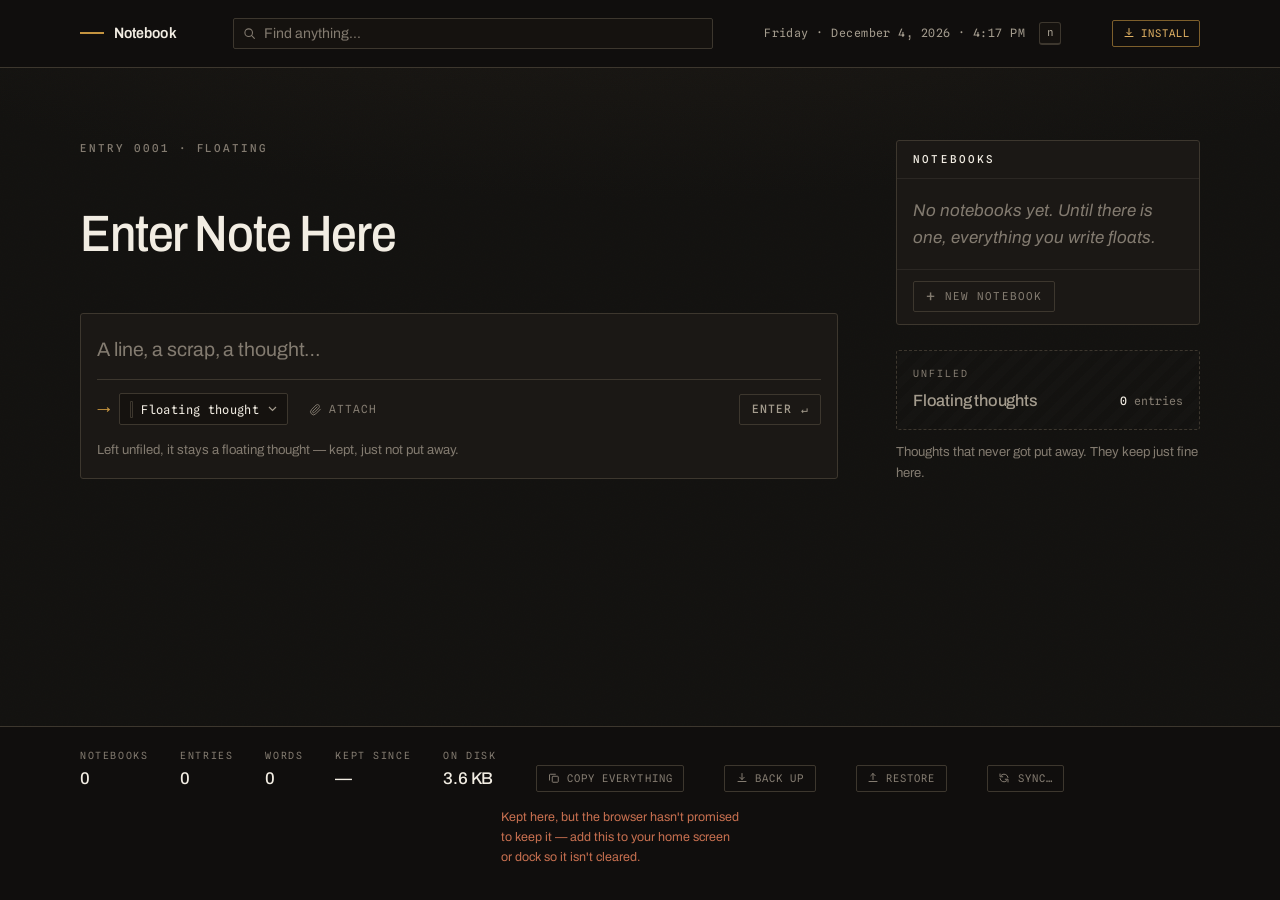
<file: index.html>
<!DOCTYPE html>
<html lang="en">
<head>
<meta charset="utf-8">
<meta name="viewport" content="width=device-width, initial-scale=1">
<title>Notebook</title>
<meta name="description" content="A personal notebook. Put it down before it's finished.">
<meta name="color-scheme" content="dark">
<meta name="theme-color" content="#131210">
<link rel="manifest" href="manifest.webmanifest">
<link rel="icon" href="icons/icon-192.png" sizes="192x192">
<link rel="apple-touch-icon" href="icons/apple-touch-icon.png">
<meta name="apple-mobile-web-app-capable" content="yes">
<meta name="apple-mobile-web-app-status-bar-style" content="black-translucent">
<meta name="apple-mobile-web-app-title" content="Notebook">
<meta name="mobile-web-app-capable" content="yes">
<link rel="preconnect" href="https://fonts.googleapis.com">
<link rel="preconnect" href="https://fonts.gstatic.com" crossorigin>
<link rel="stylesheet" href="https://fonts.googleapis.com/css2?family=Archivo:wdth,wght@62..125,400..700&family=Spline+Sans+Mono:wght@400;500&display=swap">
<link rel="stylesheet" href="styles.css">
</head>
<body>
<div class="grain" aria-hidden="true"></div>
<div class="lamp" aria-hidden="true"></div>
<div class="drop" aria-hidden="true"><div class="drop__frame"><p class="drop__text">Drop to clip it to this entry</p></div></div>

<header class="rail recede">
 <div class="rail__inner">
  <a class="mark" href="#/">
    <span class="mark__rule" aria-hidden="true"></span>
    <span class="mark__word">Notebook</span>
  </a>
  <div class="rail__find">
    <svg class="rail__glass" width="13" height="13" viewBox="0 0 24 24" fill="none"
         stroke="currentColor" stroke-width="2" stroke-linecap="round" aria-hidden="true">
      <circle cx="10.5" cy="10.5" r="7"></circle><path d="M15.6 15.6L21 21"></path>
    </svg>
    <button class="find__scope" type="button" id="find-scope" hidden></button>
    <label class="visually-hidden" for="find">Search</label>
    <input class="find__input" id="find" type="search" autocomplete="off"
           placeholder="Find anything&hellip;">
    <span class="find__n stamp" id="find-n"></span>
  </div>

  <div class="rail__meta">
    <span class="stamp" id="dateline">&nbsp;</span>
    <kbd class="key" title="Press n to start an entry">n</kbd>
  </div>

  <button class="install" type="button" id="install-btn" hidden>
    <svg class="install__mark" width="12" height="12" viewBox="0 0 24 24" fill="none"
         stroke="currentColor" stroke-width="2" stroke-linecap="round" stroke-linejoin="round"
         aria-hidden="true">
      <path d="M12 3v12M7.5 10.5L12 15l4.5-4.5M4 19h16"></path>
    </svg>
    <span>Install</span>
  </button>
 </div>
</header>

<main class="page">

  <section class="results panel" id="results" hidden aria-label="Search results">
    <p class="panel__label eyebrow" id="results-head">&nbsp;</p>
    <ol class="entries" id="results-list"></ol>
    <p class="empty" id="results-empty" hidden>Nothing matches that. It may not have been written down yet.</p>
  </section>

  <!-- ============================ home ============================ -->
  <section class="view" id="view-home">

    <section class="open">
      <p class="eyebrow">Entry <span id="next-entry">0062</span> &middot; <span id="dest-echo">floating</span></p>
      <h1 class="thesis" id="thesis">Enter Note Here</h1>
      <div class="composer-slot panel panel--pad" id="slot-home"></div>
    </section>

    <aside class="side home-body recede" id="home-body">
      <section class="books-wrap panel" aria-labelledby="books-h">
        <div class="panel__label">
          <h2 class="panel__title" id="books-h">Notebooks</h2>
        </div>

        <ol class="books" id="books"></ol>
        <p class="empty" id="books-empty" hidden>No notebooks yet. Until there is one, everything you write floats.</p>

        <button class="archived__toggle stamp" type="button" id="archived-toggle"
                aria-expanded="false" hidden></button>
        <ol class="books books--archived" id="archived-books" hidden></ol>

        <div class="panel__foot">
          <button class="book-new" type="button" id="book-new">
            <span class="book-new__plus" aria-hidden="true">+</span>
            <span>New notebook</span>
          </button>
        </div>
      </section>

      <section class="floaters" aria-labelledby="float-h">
        <button class="floaters__btn" type="button" id="float-btn" aria-pressed="false">
          <span class="floaters__label stamp">Unfiled</span>
          <span class="floaters__head" id="float-h">Floating thoughts</span>
          <span class="floaters__n"><b id="float-n">0</b> entries</span>
        </button>
        <p class="floaters__note">Thoughts that never got put away. They keep just fine here.</p>
      </section>
    </aside>
  </section>

  <!-- ========================== a notebook ========================== -->
  <section class="view" id="view-book" hidden>
    <aside class="side recede">
    <div class="crumb">
      <a class="crumb__back" href="#/"><span aria-hidden="true">&larr;</span> Notebooks</a>
    </div>

    <header class="book-head panel panel--pad">
      <span class="dye" id="book-dye" aria-hidden="true"></span>
      <p class="book-head__state stamp" id="book-state" hidden>Archived</p>
      <h1 class="book-head__name" id="book-name">&nbsp;</h1>
      <div class="head-acts">
        <button class="copy" type="button" id="copy-book">
          <svg class="copy__mark" width="12" height="12" viewBox="0 0 24 24" fill="none"
               stroke="currentColor" stroke-width="2" aria-hidden="true">
            <rect x="8.5" y="8.5" width="12" height="12" rx="1.5"></rect>
            <path d="M15.5 4.5h-11a1.5 1.5 0 00-1.5 1.5v11"></path>
          </svg>
          <span class="copy__label">Copy notebook</span>
        </button>
        <button class="copy" type="button" id="archive-book">
          <svg class="copy__mark" width="12" height="12" viewBox="0 0 24 24" fill="none"
               stroke="currentColor" stroke-width="2" stroke-linecap="round" aria-hidden="true">
            <path d="M3 7h18M5 7v12a1 1 0 001 1h12a1 1 0 001-1V7M9.5 12h5"></path>
          </svg>
          <span class="copy__label">Archive</span>
        </button>
      </div>
    </header>
    </aside>

    <div class="main">
      <div class="composer-slot panel panel--pad" id="slot-book"></div>

      <section class="panel recede" aria-label="Entries">
        <div class="panel__label">
          <h2 class="panel__title">Entries</h2>
        </div>
        <ol class="entries" id="book-entries"></ol>
        <p class="empty" id="book-empty" hidden>Nothing here yet. The line above starts it.</p>
      </section>
    </div>
  </section>

  <!-- =========================== an entry =========================== -->
  <section class="view" id="view-entry" hidden>
    <aside class="side recede">
    <div class="crumb">
      <a class="crumb__back" href="#/" id="entry-back"><span aria-hidden="true">&larr;</span> Back</a>
    </div>

    <header class="entry-head panel panel--pad">
      <div class="head-row">
        <h1 class="entry-head__title" id="entry-title">&nbsp;</h1>
        <div class="head-acts">
          <button class="copy" type="button" id="copy-entry">
            <svg class="copy__mark" width="12" height="12" viewBox="0 0 24 24" fill="none"
                 stroke="currentColor" stroke-width="2" aria-hidden="true">
              <rect x="8.5" y="8.5" width="12" height="12" rx="1.5"></rect>
              <path d="M15.5 4.5h-11a1.5 1.5 0 00-1.5 1.5v11"></path>
            </svg>
            <span class="copy__label">Copy entry</span>
          </button>
          <div class="move">
            <button class="copy" type="button" id="move-btn"
                    aria-haspopup="listbox" aria-expanded="false">
              <svg class="copy__mark" width="12" height="12" viewBox="0 0 24 24" fill="none"
                   stroke="currentColor" stroke-width="2" stroke-linecap="round" aria-hidden="true">
                <path d="M3 6.5h6l2 2.5h10v10.5a1 1 0 01-1 1H4a1 1 0 01-1-1z"></path>
                <path d="M12 17v-6M9 13.5L12 10.5l3 3"></path>
              </svg>
              <span class="copy__label">File in&hellip;</span>
            </button>
            <ul class="dest__menu move__menu" id="move-menu" role="listbox"
                aria-label="File this entry in" hidden></ul>
          </div>

          <button class="copy copy--danger" type="button" id="delete-entry">
            <svg class="copy__mark" width="12" height="12" viewBox="0 0 24 24" fill="none"
                 stroke="currentColor" stroke-width="2" stroke-linecap="round" aria-hidden="true">
              <path d="M4 7h16M9 7V4h6v3M7 7l1 13h8l1-13M10 11v6M14 11v6"></path>
            </svg>
            <span class="copy__label">Delete entry</span>
          </button>
        </div>
      </div>
      <p class="entry-head__meta stamp" id="entry-meta">&nbsp;</p>
    </header>
    </aside>

    <div class="main">
      <section class="panel recede" aria-label="Sittings">
        <ol class="passages" id="entry-passages"></ol>
      </section>

      <div class="pickup panel">
        <p class="panel__label pickup__date stamp" id="pickup-date">&nbsp;</p>
        <div class="composer-slot panel--pad" id="slot-entry"></div>
      </div>
    </div>
  </section>

</main>

<footer class="colophon recede" id="colophon">
 <div class="colophon__inner">
  <dl class="counts" id="counts"></dl>
  <button class="copy" type="button" id="copy-all">
    <svg class="copy__mark" width="12" height="12" viewBox="0 0 24 24" fill="none"
         stroke="currentColor" stroke-width="2" aria-hidden="true">
      <rect x="8.5" y="8.5" width="12" height="12" rx="1.5"></rect>
      <path d="M15.5 4.5h-11a1.5 1.5 0 00-1.5 1.5v11"></path>
    </svg>
    <span class="copy__label">Copy everything</span>
  </button>
  <button class="copy" type="button" id="backup">
    <svg class="copy__mark" width="12" height="12" viewBox="0 0 24 24" fill="none"
         stroke="currentColor" stroke-width="2" stroke-linecap="round" aria-hidden="true">
      <path d="M12 3v12M7.5 10.5L12 15l4.5-4.5M4 19h16"></path>
    </svg>
    <span class="copy__label">Back up</span>
  </button>
  <button class="copy" type="button" id="restore">
    <svg class="copy__mark" width="12" height="12" viewBox="0 0 24 24" fill="none"
         stroke="currentColor" stroke-width="2" stroke-linecap="round" aria-hidden="true">
      <path d="M12 15V3M7.5 7.5L12 3l4.5 4.5M4 19h16"></path>
    </svg>
    <span class="copy__label">Restore</span>
  </button>
  <input class="visually-hidden" type="file" id="restore-file" accept="application/json,.json">
  <button class="copy" type="button" id="sync">
    <svg class="copy__mark" width="12" height="12" viewBox="0 0 24 24" fill="none"
         stroke="currentColor" stroke-width="2" stroke-linecap="round" stroke-linejoin="round"
         aria-hidden="true">
      <path d="M20 11A8.1 8.1 0 006.5 6.5M4 13a8.1 8.1 0 0013.5 4.5M4 4v5.5h5.5M20 20v-5.5h-5.5"></path>
    </svg>
    <span class="copy__label">Sync…</span>
  </button>
  <input class="visually-hidden" type="file" id="sync-file" accept="application/json,.json">

  <p class="colophon__note" id="colophon-note">Kept in this browser, on this device. Nothing is uploaded.</p>
  <p class="colophon__note" id="sync-note"></p>
 </div>
</footer>

<div class="report" id="report" hidden>
  <div class="report__frame">
    <p class="report__head stamp" id="report-head">Select all, then copy</p>
    <textarea class="report__text" id="report-text" readonly aria-label="Report text"></textarea>
    <button class="report__close" type="button" id="report-close">Close</button>
  </div>
</div>

<div class="install-help" id="install-help" hidden role="dialog" aria-label="Install Notebook" aria-modal="true">
  <div class="install-help__frame">
    <p class="install-help__head stamp">Install Notebook</p>
    <ol class="install-help__steps" id="install-steps"></ol>
    <p class="install-help__why">It opens full-screen, works with no connection, and installing is what
      asks the browser not to clear your notes under disk pressure.</p>
    <button class="install-help__close" type="button" id="install-close">Close</button>
  </div>
</div>

<!-- one composer, moved to whichever view is asking -->
<div class="composer" id="composer">
  <form class="slate" id="entry-form" autocomplete="off">
    <label class="visually-hidden" for="entry">Write an entry</label>
    <textarea class="slate__area" id="entry" name="entry" rows="1"
              placeholder="A line, a scrap, a thought&hellip;"></textarea>

    <ul class="clips" id="clips" hidden></ul>
    <span class="slate__rule" aria-hidden="true"></span>

    <div class="slate__foot">
      <div class="dest" id="dest">
        <span class="dest__arrow" aria-hidden="true">&rarr;</span>
        <button class="dest__btn" type="button" id="dest-btn"
                aria-haspopup="listbox" aria-expanded="false">
          <span class="dye dye--none" id="dest-dye" aria-hidden="true"></span>
          <span class="dest__name" id="dest-name">Floating thought</span>
          <svg class="dest__caret" width="9" height="6" viewBox="0 0 9 6" aria-hidden="true">
            <path d="M1 1l3.5 3.5L8 1" fill="none" stroke="currentColor" stroke-width="1.2"/>
          </svg>
        </button>
        <ul class="dest__menu" id="dest-menu" role="listbox"
            aria-label="File this entry in" hidden></ul>
      </div>

      <span class="dest-fixed stamp" id="dest-fixed" hidden></span>

      <button class="slate__attach" type="button" id="attach-btn"
              title="Attach a file — or just paste a link">
        <svg width="13" height="13" viewBox="0 0 24 24" fill="none" stroke="currentColor"
             stroke-width="1.8" stroke-linecap="round" aria-hidden="true">
          <path d="M21 11.5l-8.6 8.6a5.5 5.5 0 01-7.8-7.8l8.6-8.6a3.7 3.7 0 015.2 5.2l-8.6 8.6a1.8 1.8 0 01-2.6-2.6l7.9-7.9"/>
        </svg>
        <span>Attach</span>
      </button>
      <input class="visually-hidden" type="file" id="file-input" multiple>

      <span class="slate__count stamp" id="count">0 w</span>
      <button class="slate__enter" type="submit">Enter<span aria-hidden="true"> &crarr;</span></button>
    </div>
  </form>

  <p class="slate__hint" id="hint" role="status" aria-live="polite"></p>
</div>

<script src="store.js"></script>
<script src="app.js"></script>
<script>
  /* the installed app: cached shell, so it opens without a connection */
  if ("serviceWorker" in navigator && window.top === window.self &&
      window.isSecureContext) {
    var had = !!navigator.serviceWorker.controller;
    var reloading = false;

    /* when a new worker takes over, the page is still running the old code —
       reload once to land on the new one, unless something is half-written */
    navigator.serviceWorker.addEventListener("controllerchange", function () {
      var draft = document.getElementById("entry");
      if (!had || reloading || (draft && draft.value.trim())) { return; }
      reloading = true;
      window.location.reload();
    });

    window.addEventListener("load", function () {
      navigator.serviceWorker.register("sw.js").catch(function () {});
    });
  }
</script>
</body>
</html>
</file>
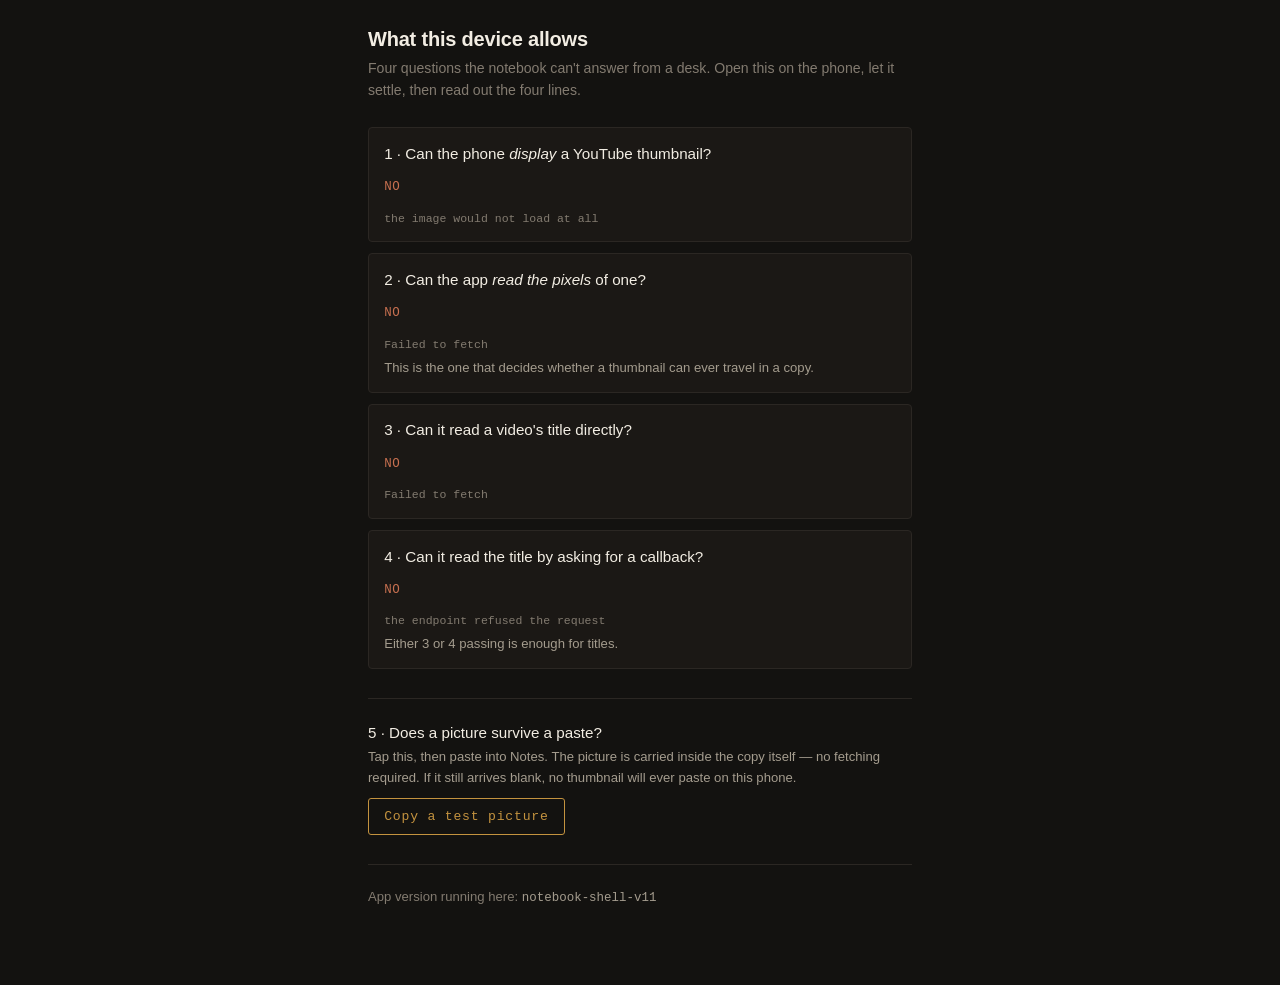
<file: probe.html>
<!DOCTYPE html>
<html lang="en">
<head>
<meta charset="utf-8">
<meta name="viewport" content="width=device-width, initial-scale=1">
<title>Notebook · what this device allows</title>
<style>
  :root {
    --soot: #131210; --panel: #1b1815; --lead: #2b2723; --lead-hi: #3d372e;
    --bone: #f2ede3; --ash: #a49c8e; --ash-dim: #837b70;
    --brass: #c4933f; --good: #7fa86b; --bad: #c87050;
    --mono: "SF Mono", ui-monospace, Menlo, monospace;
  }
  * { box-sizing: border-box; }
  body {
    margin: 0; padding: 1.5rem 1.1rem 4rem;
    background: var(--soot); color: var(--bone);
    font: 400 16px/1.55 "Helvetica Neue", Arial, sans-serif;
  }
  .wrap { max-width: 34rem; margin-inline: auto; }
  h1 { margin: 0 0 0.2rem; font-size: 1.25rem; font-weight: 600; letter-spacing: -0.01em; }
  .sub { margin: 0 0 1.6rem; color: var(--ash-dim); font-size: 0.88rem; }
  .check {
    border: 1px solid var(--lead); border-radius: 4px; background: var(--panel);
    padding: 0.85rem 0.95rem; margin-bottom: 0.7rem;
  }
  .name { font-size: 0.95rem; margin: 0 0 0.35rem; }
  .verdict { font-family: var(--mono); font-size: 0.78rem; letter-spacing: 0.04em; }
  .waiting { color: var(--ash-dim); }
  .pass { color: var(--good); }
  .fail { color: var(--bad); }
  .why { margin: 0.3rem 0 0; font-family: var(--mono); font-size: 0.72rem;
         color: var(--ash-dim); overflow-wrap: anywhere; }
  .note { margin: 0.25rem 0 0; font-size: 0.82rem; color: var(--ash); }
  button {
    -webkit-appearance: none; appearance: none; cursor: pointer;
    font: 500 0.82rem/1 var(--mono); letter-spacing: 0.06em;
    color: var(--brass); background: transparent;
    border: 1px solid var(--brass); border-radius: 3px;
    padding: 0.7rem 0.95rem; margin-top: 0.6rem;
  }
  .rule { height: 1px; background: var(--lead); margin: 1.8rem 0 1.4rem; border: 0; }
  .foot { font-size: 0.82rem; color: var(--ash-dim); }
  code { font-family: var(--mono); font-size: 0.78rem; color: var(--ash); }
</style>
</head>
<body>
<div class="wrap">
  <h1>What this device allows</h1>
  <p class="sub">Four questions the notebook can't answer from a desk. Open this
    on the phone, let it settle, then read out the four lines.</p>

  <div class="check">
    <p class="name">1 · Can the phone <em>display</em> a YouTube thumbnail?</p>
    <p class="verdict waiting" id="v1">checking…</p>
    <p class="why" id="w1"></p>
  </div>

  <div class="check">
    <p class="name">2 · Can the app <em>read the pixels</em> of one?</p>
    <p class="verdict waiting" id="v2">checking…</p>
    <p class="why" id="w2"></p>
    <p class="note">This is the one that decides whether a thumbnail can ever
      travel in a copy.</p>
  </div>

  <div class="check">
    <p class="name">3 · Can it read a video's title directly?</p>
    <p class="verdict waiting" id="v3">checking…</p>
    <p class="why" id="w3"></p>
  </div>

  <div class="check">
    <p class="name">4 · Can it read the title by asking for a callback?</p>
    <p class="verdict waiting" id="v4">checking…</p>
    <p class="why" id="w4"></p>
    <p class="note">Either 3 or 4 passing is enough for titles.</p>
  </div>

  <hr class="rule">

  <p class="name" style="margin-bottom:0.15rem">5 · Does a picture survive a paste?</p>
  <p class="note" style="margin-top:0">Tap this, then paste into Notes. The
    picture is carried inside the copy itself — no fetching required. If it
    still arrives blank, no thumbnail will ever paste on this phone.</p>
  <button type="button" id="copy">Copy a test picture</button>
  <p class="why" id="w5"></p>

  <hr class="rule">
  <p class="foot">App version running here: <code id="ver">reading…</code></p>
</div>

<script>
(function () {
  "use strict";

  var VIDEO = "https://www.youtube.com/watch?v=dQw4w9WgXcQ";
  var THUMB = "https://i.ytimg.com/vi/dQw4w9WgXcQ/mqdefault.jpg";

  function say(n, ok, why) {
    var v = document.getElementById("v" + n);
    v.className = "verdict " + (ok ? "pass" : "fail");
    v.textContent = ok ? "YES" : "NO";
    if (why) { document.getElementById("w" + n).textContent = why; }
  }

  /* 1 — plain display */
  var probe = new Image();
  probe.onload = function () { say(1, true, probe.width + "×" + probe.height); };
  probe.onerror = function () { say(1, false, "the image would not load at all"); };
  probe.src = THUMB;

  /* 2 — reading the bytes */
  if (!window.fetch) {
    say(2, false, "no fetch on this browser");
  } else {
    fetch(THUMB, { mode: "cors", credentials: "omit" }).then(function (res) {
      if (!res.ok) { throw new Error("HTTP " + res.status); }
      return res.blob();
    }).then(function (blob) {
      say(2, true, Math.round(blob.size / 1024) + " KB read");
    }).catch(function (err) {
      say(2, false, String(err && err.message ? err.message : err));
    });
  }

  /* 3 — the title, read directly */
  var OE = "https://www.youtube.com/oembed?format=json&url=" + encodeURIComponent(VIDEO);

  if (!window.fetch) {
    say(3, false, "no fetch on this browser");
  } else {
    fetch(OE, { mode: "cors", credentials: "omit" }).then(function (res) {
      if (!res.ok) { throw new Error("HTTP " + res.status); }
      return res.json();
    }).then(function (data) {
      say(3, true, data && data.title ? data.title : "answered, but with no title");
    }).catch(function (err) {
      say(3, false, String(err && err.message ? err.message : err));
    });
  }

  /* 4 — the title, by callback */
  var done4 = false;
  window.__probeTitle = function (data) {
    if (done4) { return; }
    done4 = true;
    say(4, true, data && data.title ? data.title : "answered, but with no title");
  };

  var tag = document.createElement("script");
  tag.onerror = function () {
    if (done4) { return; }
    done4 = true;
    say(4, false, "the endpoint refused the request");
  };
  tag.src = OE + "&callback=__probeTitle";
  document.head.appendChild(tag);

  window.setTimeout(function () {
    if (done4) { return; }
    done4 = true;
    say(4, false, "loaded, but never called back — callbacks look unsupported");
  }, 9000);

  /* 5 — a self-contained picture on the clipboard */
  var PIC = "[data-uri]" +
            "qaXHeAAAAWUlEQVR42u3PMQEAAAgDoC251a3gLmSQWnbVAgQIECBAgAABAgQIEC" +
            "BAgAABAgQIECBAgAABAgQIECBAgAABAgQIECBAgAABAgQIECBAgAABAgQIEHAscA" +
            "HZbAGdqfHfrAAAAABJRU5ErkJggg==";

  var html = '<p><a href="' + VIDEO + '"><img src="' + PIC +
             '" alt="" width="64" height="64"></a><br>' +
             '<a href="' + VIDEO + '">a link with a picture above it</a></p>';
  var text = "a link with a picture above it\n" + VIDEO;

  document.getElementById("copy").addEventListener("click", function () {
    var note = document.getElementById("w5");

    if (window.ClipboardItem && navigator.clipboard && navigator.clipboard.write) {
      navigator.clipboard.write([new ClipboardItem({
        "text/plain": new Blob([text], { type: "text/plain" }),
        "text/html": new Blob([html], { type: "text/html" })
      })]).then(function () {
        note.textContent = "copied — now paste it into Notes";
      }, function (err) {
        note.textContent = "the copy itself failed: " +
                           String(err && err.message ? err.message : err);
      });
      return;
    }

    note.textContent = "this browser has no rich clipboard at all";
  });

  /* which build is on this device */
  fetch("./sw.js", { cache: "no-store" }).then(function (res) {
    return res.text();
  }).then(function (body) {
    var hit = body.match(/notebook-shell-v\d+/);
    document.getElementById("ver").textContent = hit ? hit[0] : "unknown";
  }).catch(function () {
    document.getElementById("ver").textContent = "could not read";
  });
}());
</script>
</body>
</html>
</file>
<file: styles.css>
/* ==========================================================================
   Notebook — home screen

   A machine shop after hours, not a library: warm soot ground, brass for the
   one thing that matters, a technical grotesque set tight. Committed dark.

   Two states. At rest the page is an index of notebooks. Focus the writing
   area and it enters COMPOSE: the room goes down, a lamp comes up, and what
   you type takes the headline's place at display scale.
   ========================================================================== */

:root {
  /* Ground and structure */
  --chrome:    #100e0d;  /* the frame: rail and colophon, below the ground */
  --soot:      #131210;  /* page ground — warm near-black, olive bias */
  --soot-deep: #0d0c0b;  /* compose ground */
  --panel:     #1b1815;  /* a working surface, above the ground */
  --panel-hi:  #221e19;  /* a row of one, under the pointer */
  --stone:     #15120f;  /* small controls, set into a panel */
  --stone-hi:  #1a1713;
  --lead:      #2b2723;  /* rules, dividers */
  --lead-hi:   #3d372e;

  /* Ink — ratios against --soot: 16.1, 6.9, 4.5 */
  --bone:      #f2ede3;  /* primary */
  --ash:       #a49c8e;  /* secondary */
  --ash-dim:   #837b70;  /* tertiary — was below AA for small text */

  /* Accents */
  --brass:     #c4933f;
  --brass-hi:  #e0b163;
  --brass-dim: #7d5f2c;

  /* Undoing something, or about to */
  --warn:      #c87050;

  /* Cloth dyes, for telling one notebook from another */
  --dye-brass:     #8a6526;
  --dye-verdigris: #435a4a;
  --dye-oxblood:   #6a3a30;
  --dye-bone:      #5a5349;
  --dye-slate:     #3a4048;
  --dye-lead:      #45403a;

  /* Type — one grotesque, one mono. Nothing bookish. */
  --display: "Archivo", "Helvetica Neue", Arial, sans-serif;
  --mono: "Spline Sans Mono", ui-monospace, "SF Mono", Menlo, monospace;

  /* Scale */
  --measure: 70ch;          /* the single column, up to tablet width */
  --span: 76rem;            /* the two-column desktop composition */
  --aside: 19rem;
  --gutter: clamp(1.25rem, 5vw, 3rem);
  --dim: 0.13;  /* how far the room goes down in compose */
}

*, *::before, *::after { box-sizing: border-box; }

[hidden] { display: none !important; }

html { -webkit-text-size-adjust: 100%; }

body {
  margin: 0;
  /* so the colophon closes the page even when there's little in it */
  min-height: 100vh;
  min-height: 100dvh;
  display: flex;
  flex-direction: column;
  background-color: var(--soot);
  background-image: radial-gradient(120% 55% at 50% -12%, #1f1b16 0%, rgba(31,27,22,0) 62%);
  background-repeat: no-repeat;
  color: var(--bone);
  font-family: var(--display);
  font-size: clamp(1rem, 0.97rem + 0.15vw, 1.0625rem);
  font-weight: 400;
  line-height: 1.6;
  transition: background-color 320ms ease;
}
body[data-mode="compose"] { background-color: var(--soot-deep); }

img, svg { max-width: 100%; }
a { color: inherit; }

/* Paper tooth. One texture, held way back. */
.grain {
  position: fixed;
  inset: 0;
  pointer-events: none;
  opacity: 0.045;
  mix-blend-mode: soft-light;
  background-image: url("data:image/svg+xml,%3Csvg xmlns='http://www.w3.org/2000/svg' width='220' height='220'%3E%3Cfilter id='n'%3E%3CfeTurbulence type='fractalNoise' baseFrequency='0.82' numOctaves='4' stitchTiles='stitch'/%3E%3C/filter%3E%3Crect width='220' height='220' filter='url(%23n)'/%3E%3C/svg%3E");
}

/* The lamp you switch on when you sit down. Only lit while writing. */
.lamp {
  position: fixed;
  inset: 0;
  pointer-events: none;
  opacity: 0;
  background-image: radial-gradient(80% 52% at 50% 24%, rgba(203,152,64,0.16), rgba(203,152,64,0) 62%);
  transition: opacity 420ms ease;
}
body[data-mode="compose"] .lamp { opacity: 1; }

.visually-hidden {
  position: absolute;
  width: 1px; height: 1px;
  margin: -1px; padding: 0;
  overflow: hidden;
  clip-path: inset(50%);
  white-space: nowrap;
}

:focus-visible { outline: 1px solid var(--brass); outline-offset: 3px; }

/* --- shared bits ------------------------------------------------------- */

.stamp {
  font-family: var(--mono);
  font-size: 0.72rem;
  font-weight: 400;
  letter-spacing: 0.04em;
  font-variant-numeric: tabular-nums;
  color: var(--ash);
}

.eyebrow {
  margin: 0;
  font-family: var(--mono);
  font-size: 0.68rem;
  font-weight: 500;
  letter-spacing: 0.18em;
  text-transform: uppercase;
  color: var(--ash-dim);
}



.dye {
  flex: 0 0 auto;
  width: 3px;
  height: 17px;
  border-radius: 1px;
  background: var(--dye-lead);
}
.dye--brass     { background: var(--dye-brass); }
.dye--verdigris { background: var(--dye-verdigris); }
.dye--oxblood   { background: var(--dye-oxblood); }
.dye--bone      { background: var(--dye-bone); }
.dye--slate     { background: var(--dye-slate); }
.dye--lead      { background: var(--dye-lead); }
.dye--none      { background: transparent; box-shadow: inset 0 0 0 1px var(--lead-hi); }

/* everything that steps back while you write */
.recede { transition: opacity 320ms ease, filter 320ms ease; }
body[data-mode="compose"] .recede {
  opacity: var(--dim);
  filter: blur(1.2px);
  pointer-events: none;
}

/* --- top rail ---------------------------------------------------------- */

.rail {
  position: relative;
  padding-block: 1.1rem;
  padding-inline: var(--gutter);
  background: var(--chrome);
  border-bottom: 1px solid var(--lead-hi);
}
.rail__inner {
  display: flex;
  align-items: center;
  gap: 1rem;
  width: 100%;
  max-width: calc(var(--measure) - 2 * var(--gutter));
  margin-inline: auto;
}

.mark { display: inline-flex; align-items: center; gap: 0.6rem; text-decoration: none; }
.mark__rule {
  width: 24px; height: 2px;
  background: var(--brass);
  box-shadow: 0 4px 0 -1px var(--brass-dim);
}
.mark__word {
  font-size: 0.94rem;
  font-weight: 600;
  font-stretch: 92%;
  letter-spacing: 0.01em;
  color: var(--bone);
}
.mark:hover .mark__rule { background: var(--brass-hi); }

.rail__meta { margin-left: auto; display: flex; align-items: center; gap: 0.85rem; min-width: 0; }

/* stays visible when .rail__meta hides on a narrow screen, by taking over
   its own margin-left: auto once that sibling leaves the flex row */
.install {
  flex: 0 0 auto;
  margin-left: auto;
  display: inline-flex;
  align-items: center;
  gap: 0.4rem;
  font-family: var(--mono);
  font-size: 0.66rem;
  letter-spacing: 0.08em;
  text-transform: uppercase;
  color: var(--brass-hi);
  background: transparent;
  border: 1px solid var(--brass-dim);
  border-radius: 2px;
  padding: 0.4rem 0.6rem;
  cursor: pointer;
  transition: color 140ms ease, border-color 140ms ease, background-color 140ms ease;
}
.install:hover { color: var(--soot); background: var(--brass-hi); border-color: var(--brass-hi); }
.install[hidden] { display: none; }

.key {
  font-family: var(--mono);
  font-size: 0.68rem;
  line-height: 1;
  color: var(--ash);
  padding: 0.3rem 0.42rem;
  border: 1px solid var(--lead-hi);
  border-bottom-width: 2px;
  border-radius: 3px;
  background: var(--stone);
}

/* --- page column ------------------------------------------------------- */

.page {
  position: relative;
  flex: 1 0 auto;
  width: 100%;
  max-width: var(--measure);
  margin-inline: auto;
  padding-inline: var(--gutter);
  padding-block: clamp(2.5rem, 7vw, 4.5rem) 0;
  display: flex;
  flex-direction: column;
  gap: clamp(2.5rem, 5.5vw, 3.5rem);
}

/* --- the opening ------------------------------------------------------- */

.open { position: relative; display: flex; flex-direction: column; gap: 1rem; }

.thesis {
  margin: 0;
  max-height: var(--thesis-h, none);
  overflow: hidden;
  font-size: clamp(2.1rem, 1.35rem + 3.7vw, 3.2rem);
  font-weight: 500;
  font-stretch: 88%;
  line-height: 1.04;
  letter-spacing: -0.022em;
  text-wrap: balance;
  color: var(--bone);
  transition: max-height 300ms ease, opacity 200ms ease;
}
body[data-mode="compose"] .thesis { max-height: 0; opacity: 0; }

/* --- the slate: where you write ---------------------------------------- */

.slate { display: flex; flex-direction: column; }

.slate__area {
  width: 100%;
  border: 0;
  padding: 0.35rem 0;
  background: transparent;
  resize: none;
  overflow: hidden;
  color: var(--bone);
  caret-color: var(--brass);
  font-family: var(--display);
  font-size: 1.22rem;
  font-weight: 400;
  line-height: 1.5;
  letter-spacing: -0.005em;
}
.slate__area::placeholder { color: var(--ash-dim); }
.slate__area:focus { outline: none; }

body[data-mode="compose"] .slate__area {
  font-size: clamp(1.55rem, 1.05rem + 2.1vw, 2.4rem);
  font-stretch: 96%;
  line-height: 1.32;
  letter-spacing: -0.022em;
  min-height: 4.4em;
}

/* past a couple of lines it's prose, so it gets set for reading rather than
   for the headline slot */
body[data-mode="compose"][data-long="yes"] .slate__area {
  font-size: 1.1rem;
  font-stretch: 100%;
  line-height: 1.72;
  letter-spacing: normal;
  max-width: 64ch;
  min-height: 9em;
}

/* a long entry pushes these below the fold, so they ride the bottom instead */
body[data-mode="compose"] .slate__foot {
  position: sticky;
  bottom: 0;
  z-index: 2;
  margin: 0.85rem -1rem -1rem;
  padding: 0.8rem 1rem;
  background: var(--panel);
  border-top: 1px solid var(--lead);
}

.slate__rule {
  height: 1px;
  margin-top: 0.55rem;
  background: var(--lead-hi);
  transition: background-color 200ms ease;
}
.slate:focus-within .slate__rule { background: var(--brass); }

.slate__foot {
  display: flex;
  align-items: center;
  gap: 0.8rem;
  margin-top: 0.85rem;
}

.slate__count { flex: 0 0 auto; margin-left: auto; color: var(--ash-dim); }

.slate__enter {
  flex: 0 0 auto;
  font-family: var(--mono);
  font-size: 0.72rem;
  font-weight: 500;
  letter-spacing: 0.1em;
  text-transform: uppercase;
  color: var(--ash);
  background: transparent;
  border: 1px solid var(--lead-hi);
  border-radius: 2px;
  padding: 0.46rem 0.72rem;
  cursor: pointer;
  transition: color 140ms ease, border-color 140ms ease, background-color 140ms ease;
}
.slate__enter:hover { color: var(--soot); background: var(--brass); border-color: var(--brass); }

.slate__hint {
  margin: 0.9rem 0 0;
  min-height: 1.4rem;
  font-size: 0.82rem;
  color: var(--ash-dim);
}
.slate__hint--done { color: var(--brass); }

/* --- where it's going: the destination picker --------------------------- */

.dest { position: relative; display: flex; align-items: center; gap: 0.5rem; min-width: 0; }
.dest__arrow { color: var(--brass); font-size: 0.85rem; line-height: 1; }

.dest__btn {
  display: flex;
  align-items: center;
  gap: 0.55rem;
  max-width: 100%;
  font-family: var(--mono);
  font-size: 0.75rem;
  letter-spacing: 0.03em;
  color: var(--bone);
  background: var(--stone);
  border: 1px solid var(--lead-hi);
  border-radius: 2px;
  padding: 0.4rem 0.6rem;
  cursor: pointer;
  transition: border-color 140ms ease, background-color 140ms ease;
}
.dest__btn:hover { border-color: var(--brass-dim); background: var(--stone-hi); }
.dest__btn[aria-expanded="true"] { border-color: var(--brass); background: var(--stone-hi); }
.dest__name { overflow: hidden; text-overflow: ellipsis; white-space: nowrap; }
.dest__caret { flex: 0 0 auto; color: var(--ash); }

/* our own list, so the colors are ours */
.dest__menu {
  position: absolute;
  top: calc(100% + 0.4rem);
  left: 1.3rem;
  z-index: 50;
  min-width: 13rem;
  max-height: 20rem;
  overflow-y: auto;
  margin: 0;
  padding: 0.3rem;
  list-style: none;
  background: #191612;
  border: 1px solid var(--lead-hi);
  border-radius: 3px;
  box-shadow: 0 14px 34px rgba(0,0,0,0.55);
}
.dest__opt {
  display: flex;
  align-items: center;
  gap: 0.6rem;
  padding: 0.46rem 0.55rem;
  border-radius: 2px;
  font-family: var(--mono);
  font-size: 0.75rem;
  color: var(--bone);
  cursor: pointer;
}
.dest__opt:hover, .dest__opt:focus { background: var(--stone-hi); outline: none; }
.dest__opt[aria-selected="true"] { color: var(--brass-hi); }
.dest__opt[aria-selected="true"]::after {
  content: "•";
  margin-left: auto;
  padding-left: 0.6rem;
  color: var(--brass);
}
.dest__opt[aria-selected="true"] .dest__tag { margin-left: auto; }
.dest__opt[aria-selected="true"] .dest__tag ~ ::after { margin-left: 0; }
.dest__opt--none { color: var(--ash); font-style: italic; }
.dest__sep { height: 1px; margin: 0.3rem 0.2rem; background: var(--lead); }

/* --- clipped resources -------------------------------------------------- */

.clips {
  list-style: none;
  display: flex;
  flex-wrap: wrap;
  gap: 0.45rem;
  margin: 0.95rem 0 0;
  padding: 0;
}
.clips[hidden] { display: none; }

.clip {
  display: flex;
  align-items: center;
  gap: 0.6rem;
  max-width: min(100%, 24rem);
  padding: 0.42rem 0.42rem 0.42rem 0.55rem;
  background: var(--stone);
  border: 1px solid var(--lead-hi);
  border-left: 2px solid var(--brass-dim);
  border-radius: 2px;
  animation: clip-in 220ms ease both;
}
@keyframes clip-in {
  from { opacity: 0; transform: translateY(-3px); }
  to   { opacity: 1; transform: none; }
}

.clip__mark {
  flex: 0 0 auto;
  font-family: var(--mono);
  font-size: 0.58rem;
  font-weight: 500;
  letter-spacing: 0.12em;
  color: var(--brass);
  border: 1px solid var(--brass-dim);
  border-radius: 2px;
  padding: 0.2rem 0.32rem;
}

.clip__thumb {
  flex: 0 0 auto;
  width: 44px;
  height: 26px;
  object-fit: cover;
  border-radius: 2px;
  border: 1px solid var(--lead-hi);
  background: var(--soot);
}

.clip__body { min-width: 0; display: flex; flex-direction: column; }
.clip__name {
  font-size: 0.9rem;
  font-weight: 500;
  letter-spacing: -0.008em;
  color: var(--bone);
  white-space: nowrap;
  overflow: hidden;
  text-overflow: ellipsis;
}
.clip__meta {
  font-family: var(--mono);
  font-size: 0.66rem;
  color: var(--ash-dim);
  white-space: nowrap;
  overflow: hidden;
  text-overflow: ellipsis;
}

.clip__x {
  flex: 0 0 auto;
  margin-left: auto;
  width: 1.6rem;
  height: 1.6rem;
  display: grid;
  place-items: center;
  font-family: var(--mono);
  font-size: 0.9rem;
  line-height: 1;
  color: var(--ash-dim);
  background: transparent;
  border: 0;
  border-radius: 2px;
  cursor: pointer;
  transition: color 140ms ease, background-color 140ms ease;
}
.clip__x:hover { color: var(--bone); background: var(--stone-hi); }

/* attach: the fallback for when you'd rather browse than paste */
.slate__attach {
  display: flex;
  align-items: center;
  gap: 0.42rem;
  font-family: var(--mono);
  font-size: 0.7rem;
  letter-spacing: 0.08em;
  text-transform: uppercase;
  color: var(--ash-dim);
  background: transparent;
  border: 1px solid transparent;
  border-radius: 2px;
  padding: 0.4rem 0.5rem;
  cursor: pointer;
  transition: color 140ms ease, border-color 140ms ease;
}
.slate__attach:hover { color: var(--brass); border-color: var(--lead-hi); }

/* --- dropping a file ---------------------------------------------------- */

.drop {
  position: fixed;
  inset: 0;
  z-index: 60;
  padding: clamp(0.75rem, 2vw, 1.5rem);
  pointer-events: none;
  opacity: 0;
  transition: opacity 180ms ease;
}
body[data-drop="on"] .drop { opacity: 1; }
body[data-drop="on"] .lamp { opacity: 1; }

.drop__frame {
  height: 100%;
  display: grid;
  place-items: center;
  border: 1px dashed var(--brass);
  border-radius: 3px;
  background: rgba(13,12,11,0.84);
}
.drop__text {
  margin: 0;
  padding: 0.72rem 1.15rem;
  font-family: var(--mono);
  font-size: 0.74rem;
  letter-spacing: 0.18em;
  text-transform: uppercase;
  color: var(--brass);
  background: var(--soot-deep);
  border: 1px solid var(--brass-dim);
  border-radius: 2px;
}


/* a pasted URL or a long unbroken run has to fold rather than escape */
.passage__text,
.row__title,
.row__snip,
.book-head__name,
.entry-head__title,
.thesis,
.slate__area,
.clip__name,
.clip__meta,
.empty { overflow-wrap: break-word; }

/* --- panels --------------------------------------------------------------

   Three planes, so nothing has to be told apart by spacing alone:

     chrome   the rail and the colophon, a step darker than the page
     ground   the page itself
     panel    a working surface, a step lighter, with its own edge

   Inside a panel, rows are separated by hairlines and nothing else — the
   panel's own edge is what says where the section stops. */

.panel {
  background: var(--panel);
  border: 1px solid var(--lead-hi);
  border-radius: 3px;
}

.panel__label {
  display: flex;
  align-items: baseline;
  gap: 0.9rem;
  margin: 0;
  padding: 0.62rem 1rem;
  border-bottom: 1px solid var(--lead);
}
.panel__title {
  margin: 0;
  font-family: var(--mono);
  font-size: 0.68rem;
  font-weight: 500;
  letter-spacing: 0.2em;
  text-transform: uppercase;
  color: var(--bone);
}

.panel--pad { padding: 1rem; }
.panel .empty { margin: 0; padding: 1.1rem 1rem; }

.panel__foot {
  display: flex;
  align-items: center;
  gap: 0.6rem;
  padding: 0.7rem 1rem;
  border-top: 1px solid var(--lead);
}

/* --- views -------------------------------------------------------------- */

.view, .home-body {
  display: flex;
  flex-direction: column;
  gap: clamp(2.5rem, 5.5vw, 3.5rem);
}
.home-body { gap: clamp(2.5rem, 5.5vw, 3.5rem); }

.empty { margin: 1.5rem 0 0; color: var(--ash-dim); font-style: italic; }

.side { display: flex; flex-direction: column; gap: 1.4rem; }
.home-body { gap: clamp(2.5rem, 5.5vw, 3.5rem); }
.crumb__back {
  display: inline-flex;
  align-items: center;
  gap: 0.45rem;
  font-family: var(--mono);
  font-size: 0.7rem;
  letter-spacing: 0.12em;
  text-transform: uppercase;
  color: var(--ash-dim);
  text-decoration: none;
  transition: color 140ms ease;
}
.crumb__back:hover { color: var(--brass); }

/* --- a notebook's head -------------------------------------------------- */

.book-head, .entry-head { display: flex; flex-direction: column; gap: 0.5rem; }

.book-head {
  flex-direction: column;
  align-items: flex-start;
  gap: 0.8rem;
}
.book-head .dye { width: 100%; height: 3px; }
.book-head__name {
  margin: 0;
  font-size: clamp(1.8rem, 1.2rem + 2.3vw, 2.5rem);
  font-weight: 500;
  font-stretch: 88%;
  line-height: 1.05;
  letter-spacing: -0.024em;
  color: var(--bone);
}
.entry-head__meta { margin: 0; color: var(--ash-dim); }

.entry-head__title {
  margin: 0;
  font-size: clamp(1.6rem, 1.1rem + 2vw, 2.2rem);
  font-weight: 500;
  font-stretch: 90%;
  line-height: 1.12;
  letter-spacing: -0.02em;
  text-wrap: balance;
  color: var(--bone);
}

/* --- find, in the rail -------------------------------------------------- */

.rail__find {
  flex: 1 1 auto;
  min-width: 0;
  max-width: 30rem;
  margin-left: clamp(1rem, 4vw, 2.5rem);
  display: flex;
  align-items: center;
  gap: 0.5rem;
  padding: 0.34rem 0.6rem;
  background: var(--stone);
  border: 1px solid var(--lead-hi);
  border-radius: 2px;
  transition: border-color 160ms ease, background-color 160ms ease;
}
.rail__find:focus-within { border-color: var(--brass); background: var(--stone-hi); }
.rail__glass { flex: 0 0 auto; color: var(--ash-dim); }
.rail__find:focus-within .rail__glass { color: var(--brass); }

.find__input {
  flex: 1 1 auto;
  min-width: 0;
  border: 0;
  background: transparent;
  color: var(--bone);
  caret-color: var(--brass);
  font-family: var(--display);
  font-size: 0.88rem;
  font-weight: 400;
  padding: 0.12rem 0;
}
.find__input:focus { outline: none; }
.find__input::placeholder { color: var(--ash-dim); }
.find__input::-webkit-search-cancel-button,
.find__input::-webkit-search-decoration { -webkit-appearance: none; }
.find__n { flex: 0 0 auto; color: var(--brass); }

/* the notebook you were in when you started typing — click it off to widen */
.find__scope {
  flex: 0 0 auto;
  display: inline-flex;
  align-items: center;
  gap: 0.35rem;
  max-width: 9rem;
  padding: 0.14rem 0.38rem;
  font-family: var(--mono);
  font-size: 0.64rem;
  letter-spacing: 0.04em;
  color: var(--brass);
  background: transparent;
  border: 1px solid var(--brass-dim);
  border-radius: 2px;
  white-space: nowrap;
  cursor: pointer;
  transition: border-color 140ms ease;
}
.find__scope::after { content: "\00d7"; color: var(--ash); }
.find__scope:hover { border-color: var(--brass); }
.find__scope:hover::after { color: var(--bone); }

/* --- results ------------------------------------------------------------ */

.results .eyebrow { color: var(--ash); }

mark {
  background: transparent;
  color: var(--brass-hi);
  border-bottom: 1px solid var(--brass-dim);
}

/* --- entry rows --------------------------------------------------------- */

.entries { list-style: none; margin: 0; padding: 0; }

.row + .row { border-top: 1px solid var(--lead); }

/* the one just written, so it's findable at the foot of the list */
.row--fresh { animation: row-settle 2.4s ease-out both; }
@keyframes row-settle {
  0%   { background: rgba(196,147,63,0.16); }
  100% { background: rgba(196,147,63,0); }
}
@media (prefers-reduced-motion: reduce) { .row--fresh { animation: none; } }

.row__btn {
  display: block;
  width: 100%;
  padding: 0.9rem 1rem 1rem;
  background: transparent;
  border: 0;
  border-left: 2px solid transparent;
  color: inherit;
  font: inherit;
  text-align: left;
  cursor: pointer;
  transition: background-color 140ms ease, border-color 140ms ease;
}
.row__btn:hover { background: var(--panel-hi); border-left-color: var(--brass); }

.row__head { display: flex; align-items: center; gap: 0.7rem; margin-bottom: 0.35rem; }
.row__stamp { color: var(--ash-dim); }
.row__where { display: inline-flex; align-items: center; gap: 0.4rem; color: var(--ash); }
.row__where .dye { height: 11px; }
.row__no { margin-left: auto; color: var(--ash-dim); }

.row__title {
  margin: 0 0 0.2rem;
  font-size: 1.05rem;
  font-weight: 500;
  letter-spacing: -0.015em;
  line-height: 1.25;
  color: var(--bone);
  display: -webkit-box;
  -webkit-box-orient: vertical;
  -webkit-line-clamp: 2;
  line-clamp: 2;
  overflow: hidden;
}
.row__snip { margin: 0; font-size: 0.92rem; line-height: 1.55; color: var(--ash); }
.row__meta { margin: 0.4rem 0 0; color: var(--ash-dim); }

/* --- an entry's sittings ------------------------------------------------ */

.passages { list-style: none; margin: 0; padding: 0; }

.passage {
  display: grid;
  grid-template-columns: 7rem 1fr;
  gap: 0 1.6rem;
  padding: 1.3rem 1rem;
}
.passage + .passage { border-top: 1px solid var(--lead); }

.passage__stamp { margin: 0; padding-top: 0.3rem; color: var(--ash-dim); }
.passage__time { display: block; margin-top: 0.2rem; color: var(--ash); }
.passage__body { min-width: 0; display: flex; flex-direction: column; gap: 0.75rem; }
.passage__text {
  margin: 0;
  font-size: 1.04rem;
  line-height: 1.62;
  color: var(--bone);
}

/* a URL written into a line — followable, and it breaks rather than pushing
   the column open, since some of them are very long */
.passage__link {
  color: var(--bone);
  text-decoration: underline;
  text-decoration-color: var(--brass-dim);
  text-decoration-thickness: 1px;
  text-underline-offset: 3px;
  overflow-wrap: anywhere;
}
.passage__link:hover { text-decoration-color: var(--brass); }

.clips--still { margin-top: 0; }
.clip--still { background: transparent; border-left-color: var(--lead-hi); }

/* --- picking it back up ------------------------------------------------- */

.pickup__date {
  letter-spacing: 0.16em;
  text-transform: uppercase;
  color: var(--brass);
}

.dest-fixed { flex: 0 0 auto; color: var(--ash); }
.hint__open {
  color: var(--brass-hi);
  text-decoration: underline;
  text-underline-offset: 3px;
}

/* moving an entry: the same list, anchored to its own button */
.move { position: relative; display: inline-flex; flex: 0 0 auto; }

/* the button sits right-aligned until the aside gets its own column, so the
   menu hangs from whichever edge keeps it on screen */
.move__menu { left: auto; right: 0; min-width: min(12.5rem, 72vw); }
@media (min-width: 68em) {
  .move__menu { left: 0; right: auto; }
}

.dest__tag {
  margin-left: auto;
  padding-left: 0.6rem;
  font-size: 0.6rem;
  letter-spacing: 0.12em;
  text-transform: uppercase;
  color: var(--ash-dim);
}
.dest__opt[aria-selected="true"] .dest__tag { color: var(--brass-dim); }

/* --- the notebook index ------------------------------------------------ */

.books-wrap { position: relative; display: flex; flex-direction: column; }

.books { list-style: none; margin: 0; padding: 0; }

.book + .book { border-top: 1px solid var(--lead); }

.book__btn {
  display: flex;
  align-items: center;
  gap: 0.8rem;
  width: 100%;
  padding: 0.72rem 1rem;
  background: transparent;
  border: 0;
  border-left: 2px solid transparent;
  color: inherit;
  font: inherit;
  text-align: left;
  cursor: pointer;
  transition: background-color 140ms ease, border-color 140ms ease;
}
.book__btn:hover { background: var(--panel-hi); border-left-color: var(--brass); }

.book__name {
  display: flex;
  align-items: center;
  gap: 0.7rem;
  min-width: 0;
  font-size: 1.02rem;
  font-weight: 500;
  letter-spacing: -0.012em;
  color: var(--bone);
  white-space: nowrap;
  overflow: hidden;
  text-overflow: ellipsis;
}

/* the dotted run from name to count, like an index */
.book__leader {
  flex: 1 1 auto;
  min-width: 1.5rem;
  height: 0;
  border-bottom: 1px dotted var(--lead-hi);
}

.book__n { flex: 0 0 auto; color: var(--ash); }

.book__btn[aria-pressed="true"] {
  border-left-color: var(--brass);
  background: linear-gradient(90deg, rgba(185,138,60,0.07), rgba(185,138,60,0) 62%);
}
.book__btn[aria-pressed="true"] .book__n { color: var(--brass-hi); }
.book__btn[aria-pressed="true"] .book__leader { border-bottom-color: var(--brass-dim); }

/* --- new notebook ------------------------------------------------------ */

.book-new {
  display: flex;
  align-items: center;
  gap: 0.55rem;
  padding: 0.45rem 0.75rem;
  font-family: var(--mono);
  font-size: 0.68rem;
  letter-spacing: 0.1em;
  text-transform: uppercase;
  color: var(--ash-dim);
  background: transparent;
  border: 1px solid var(--lead-hi);
  border-radius: 2px;
  cursor: pointer;
  transition: color 140ms ease, border-color 140ms ease;
}
.book-new:hover { color: var(--brass); border-color: var(--brass-dim); }
.book-new__plus { font-size: 0.95rem; line-height: 1; }

.book-new--open { border-color: var(--brass-dim); padding: 0.32rem 0.36rem 0.32rem 0.7rem; }
.book-new__input {
  border: 0;
  background: transparent;
  color: var(--bone);
  caret-color: var(--brass);
  font-family: var(--display);
  font-size: 0.92rem;
  font-weight: 500;
  letter-spacing: normal;
  text-transform: none;
  width: 11rem;
  max-width: 44vw;
  padding: 0.2rem 0;
}
.book-new__input:focus { outline: none; }
.book-new__input::placeholder { color: var(--ash-dim); font-weight: 400; }
.book-new__add {
  color: var(--soot);
  background: var(--brass);
  border: 0;
  border-radius: 2px;
  padding: 0.36rem 0.6rem;
  text-transform: uppercase;
  letter-spacing: 0.1em;
  cursor: pointer;
}
.book-new__add:hover { background: var(--brass-hi); }

/* --- floating thoughts: deliberately not a notebook --------------------- */

.floaters { position: relative; display: flex; flex-direction: column; gap: 0.7rem; }

.floaters__btn {
  display: grid;
  grid-template-columns: 1fr auto;
  align-items: center;
  gap: 0.35rem 1rem;
  width: 100%;
  padding: 0.95rem 1rem;
  text-align: left;
  color: inherit;
  font: inherit;
  background:
    repeating-linear-gradient(
      -45deg,
      rgba(255,255,255,0.012) 0 8px,
      rgba(255,255,255,0) 8px 16px
    );
  border: 1px dashed var(--lead-hi);
  border-radius: 3px;
  cursor: pointer;
  transition: border-color 160ms ease, background-color 160ms ease;
}
.floaters__btn:hover { border-color: var(--ash-dim); background-color: var(--panel); }

.floaters__label {
  grid-column: 1 / -1;
  font-size: 0.62rem;
  letter-spacing: 0.2em;
  text-transform: uppercase;
  color: var(--ash-dim);
}
.floaters__head {
  font-size: 1.02rem;
  font-weight: 500;
  letter-spacing: -0.012em;
  color: var(--ash);
}
.floaters__n {
  font-family: var(--mono);
  font-size: 0.72rem;
  color: var(--ash-dim);
  font-variant-numeric: tabular-nums;
}
.floaters__n b { color: var(--bone); font-weight: 500; }

.floaters__btn[aria-pressed="true"] {
  border-color: var(--brass);
  border-style: dashed;
}
.floaters__btn[aria-pressed="true"] .floaters__label { color: var(--brass); }
.floaters__btn[aria-pressed="true"] .floaters__head { color: var(--bone); }

.floaters__note { margin: 0; font-size: 0.82rem; color: var(--ash-dim); }

/* --- colophon ---------------------------------------------------------- */

.colophon {
  position: relative;
  flex: 0 0 auto;
  margin-top: clamp(2rem, 5vw, 3.5rem);
  padding-inline: var(--gutter);
  padding-block: 1.3rem 2rem;
  background: var(--chrome);
  border-top: 1px solid var(--lead-hi);
}
.colophon__inner {
  display: flex;
  flex-wrap: wrap;
  align-items: flex-end;
  gap: 1rem 2.5rem;
  width: 100%;
  max-width: calc(var(--measure) - 2 * var(--gutter));
  margin-inline: auto;
}

.counts { margin: 0; display: flex; flex-wrap: wrap; align-items: flex-end; gap: 1.1rem 2rem; }
.counts > div { display: flex; flex-direction: column; gap: 0.1rem; }
.counts dt {
  display: flex;
  align-items: center;
  gap: 0.45rem;
  font-family: var(--mono);
  font-size: 0.62rem;
  letter-spacing: 0.16em;
  text-transform: uppercase;
  color: var(--ash-dim);
}
.counts dd {
  margin: 0;
  font-size: 1.06rem;
  font-weight: 500;
  letter-spacing: -0.01em;
  color: var(--bone);
  font-variant-numeric: tabular-nums;
}
.counts .counts__scope dd { color: var(--brass-hi); }

.counts__all {
  align-self: flex-end;
  font-family: var(--mono);
  font-size: 0.64rem;
  letter-spacing: 0.14em;
  text-transform: uppercase;
  color: var(--ash-dim);
  background: transparent;
  border: 1px solid var(--lead-hi);
  border-radius: 2px;
  padding: 0.3rem 0.5rem;
  cursor: pointer;
}
.counts__all:hover { color: var(--brass); border-color: var(--brass-dim); }

.colophon__note {
  margin: 0 0 0 auto;
  max-width: 34ch;
  font-size: 0.78rem;
  color: var(--ash-dim);
}
.colophon__note--warn { color: var(--warn); }

.note-link {
  font: inherit;
  color: var(--brass-hi);
  text-decoration: underline;
  text-underline-offset: 3px;
  background: none;
  border: 0;
  padding: 0;
  cursor: pointer;
}

/* --- copying out -------------------------------------------------------- */

.copy {
  flex: 0 0 auto;
  display: inline-flex;
  align-items: center;
  gap: 0.45rem;
  padding: 0.42rem 0.65rem;
  font-family: var(--mono);
  font-size: 0.66rem;
  letter-spacing: 0.1em;
  text-transform: uppercase;
  color: var(--ash-dim);
  background: transparent;
  border: 1px solid var(--lead-hi);
  border-radius: 2px;
  cursor: pointer;
  transition: color 140ms ease, border-color 140ms ease;
}
.copy:hover { color: var(--brass); border-color: var(--brass-dim); }
.copy--done { color: var(--brass); border-color: var(--brass); }
.copy__mark { flex: 0 0 auto; }

.head-acts {
  display: flex;
  flex-wrap: wrap;
  align-items: center;
  gap: 0.45rem;
  min-width: 0;
}
/* a shrinking wrapper is what let these overlap each other */
.head-acts > * { flex: 0 0 auto; }

.copy--danger:hover { color: var(--warn); border-color: var(--warn); }
.copy--armed,
.copy--armed:hover {
  color: var(--soot);
  background: var(--warn);
  border-color: var(--warn);
}

.book-head__state {
  letter-spacing: 0.2em;
  text-transform: uppercase;
  color: var(--ash-dim);
  margin: 0;
}

/* archived notebooks, folded away under a line */
.archived__toggle {
  display: block;
  width: 100%;
  text-align: left;
  border-top: 1px solid var(--lead);
  padding: 0.6rem 1rem;
  letter-spacing: 0.14em;
  text-transform: uppercase;
  color: var(--ash-dim);
  background: transparent;
  border: 0;
  cursor: pointer;
  transition: color 140ms ease;
}
.archived__toggle:hover { color: var(--brass); }
.archived__toggle::before { content: "+ "; }
.archived__toggle[aria-expanded="true"]::before { content: "– "; }

.books--archived .book__name { color: var(--ash); }
.books--archived .dye { opacity: 0.5; }
.colophon__inner .copy { align-self: flex-end; }

.head-row {
  display: flex;
  flex-direction: column;
  align-items: flex-start;
  gap: 0.8rem;
}
.head-row .entry-head__title { min-width: 0; }

/* the text itself, for when the clipboard is out of reach */
.report {
  position: fixed;
  inset: 0;
  z-index: 80;
  display: grid;
  place-items: center;
  padding: clamp(1rem, 4vw, 2.5rem);
  background: rgba(10, 9, 8, 0.84);
}
.report__frame {
  display: flex;
  flex-direction: column;
  gap: 0.85rem;
  width: min(46rem, 100%);
  max-height: min(40rem, 84vh);
  padding: 1.2rem;
  background: var(--soot-deep);
  border: 1px solid var(--lead-hi);
  border-radius: 3px;
  box-shadow: 0 24px 60px rgba(0, 0, 0, 0.6);
}
.report__head {
  margin: 0;
  letter-spacing: 0.12em;
  text-transform: uppercase;
  color: var(--brass);
}
.report__text {
  flex: 1 1 auto;
  min-height: 15rem;
  resize: none;
  padding: 0.9rem;
  background: var(--soot);
  color: var(--bone);
  border: 1px solid var(--lead);
  border-radius: 2px;
  font-family: var(--mono);
  font-size: 0.74rem;
  line-height: 1.6;
}
.report__text:focus { outline: none; border-color: var(--brass-dim); }
.report__close {
  align-self: flex-end;
  font-family: var(--mono);
  font-size: 0.66rem;
  letter-spacing: 0.1em;
  text-transform: uppercase;
  color: var(--ash);
  background: transparent;
  border: 1px solid var(--lead-hi);
  border-radius: 2px;
  padding: 0.42rem 0.7rem;
  cursor: pointer;
}
.report__close:hover { color: var(--brass); border-color: var(--brass-dim); }

.install-help {
  position: fixed;
  inset: 0;
  z-index: 80;
  display: grid;
  place-items: center;
  padding: clamp(1rem, 4vw, 2.5rem);
  background: rgba(10, 9, 8, 0.84);
}
.install-help__frame {
  display: flex;
  flex-direction: column;
  gap: 0.9rem;
  width: min(28rem, 100%);
  padding: 1.3rem;
  background: var(--soot-deep);
  border: 1px solid var(--lead-hi);
  border-radius: 3px;
  box-shadow: 0 24px 60px rgba(0, 0, 0, 0.6);
}
.install-help__head {
  margin: 0;
  letter-spacing: 0.12em;
  text-transform: uppercase;
  color: var(--brass);
}
.install-help__steps {
  margin: 0;
  padding-left: 1.3rem;
  display: flex;
  flex-direction: column;
  gap: 0.5rem;
  color: var(--bone);
  font-size: 0.86rem;
  line-height: 1.5;
}
.install-help__steps li::marker { color: var(--brass); }
.install-help__why {
  margin: 0;
  font-size: 0.78rem;
  color: var(--ash-dim);
}
.install-help__close {
  align-self: flex-end;
  font-family: var(--mono);
  font-size: 0.66rem;
  letter-spacing: 0.1em;
  text-transform: uppercase;
  color: var(--ash);
  background: transparent;
  border: 1px solid var(--lead-hi);
  border-radius: 2px;
  padding: 0.42rem 0.7rem;
  cursor: pointer;
}
.install-help__close:hover { color: var(--brass); border-color: var(--brass-dim); }


/* --- desktop: two columns ------------------------------------------------

   The work runs down the main column; where you are and what you can do sit
   in an aside that stays put while the main column scrolls. Same shape in all
   three views, so the page never rearranges itself under you. */

@media (min-width: 68em) {
  .rail__inner { max-width: calc(var(--span) - 2 * var(--gutter)); }
  .page { max-width: var(--span); }
  .colophon__inner { max-width: calc(var(--span) - 2 * var(--gutter)); }

  .view {
    display: grid;
    grid-template-columns: minmax(0, 1fr) var(--aside);
    column-gap: clamp(2.5rem, 4.5vw, 5rem);
    align-items: start;
  }

  .view > .side {
    grid-column: 2;
    grid-row: 1;
    position: sticky;
    top: 1.75rem;
    display: flex;
    flex-direction: column;
    gap: 1.6rem;
  }

  .view > .open,
  .view > .main {
    grid-column: 1;
    grid-row: 1;
    display: flex;
    flex-direction: column;
    gap: clamp(2.5rem, 4vw, 3.5rem);
  }

  /* the aside is a column now, so its head stacks rather than spreading */
  .head-acts { flex-direction: column; align-items: flex-start; gap: 0.5rem; }
  .entry-head { align-items: flex-start; gap: 0.75rem; }
  .head-row { display: contents; }
  .entry-head__title { order: 1; }
  .entry-head__meta { order: 2; }
  .entry-head .head-acts { order: 3; margin-top: 0.2rem; }

  /* long-form reading keeps its own measure inside a wider column */
  .passage__text, .floaters__note, .slate__hint { max-width: 62ch; }

  /* results stay scannable rather than stretching the full span */
  .results { max-width: 54rem; }
}

/* --- narrow ------------------------------------------------------------ */

@media (max-width: 62em) {
  .rail__meta { display: none; }
}

@media (max-width: 34em) {
  .key { display: none; }
  .rail__inner { flex-wrap: wrap; row-gap: 0.75rem; }
  .rail__find { flex-basis: 100%; max-width: none; margin-left: 0; order: 1; }
  .passage { grid-template-columns: 1fr; gap: 0.5rem; }
  .passage__stamp { padding-top: 0; }
  .row__no { margin-left: 0; }
  .row__head { flex-wrap: wrap; gap: 0.4rem 0.6rem; }
  .passage__time { display: inline; margin: 0 0 0 0.5rem; }

  #dateline { white-space: nowrap; overflow: hidden; text-overflow: ellipsis; }
  .dest > .dest__menu { left: 0; min-width: min(15rem, 78vw); }
  .colophon__note { margin-left: 0; }
}

@media (max-width: 30em) {
  .slate__foot { flex-wrap: wrap; gap: 0.6rem; }
  .dest { order: 1; }
  .slate__attach { order: 2; margin-left: auto; }
  .slate__count { order: 3; margin-left: 0; }
  .slate__enter { order: 4; margin-left: auto; }
  .clip__thumb { width: 38px; height: 22px; }
}

@media (prefers-reduced-motion: reduce) {
  *, *::before, *::after {
    transition-duration: 0.01ms !important;
    animation-duration: 0.01ms !important;
  }
}
</file>
